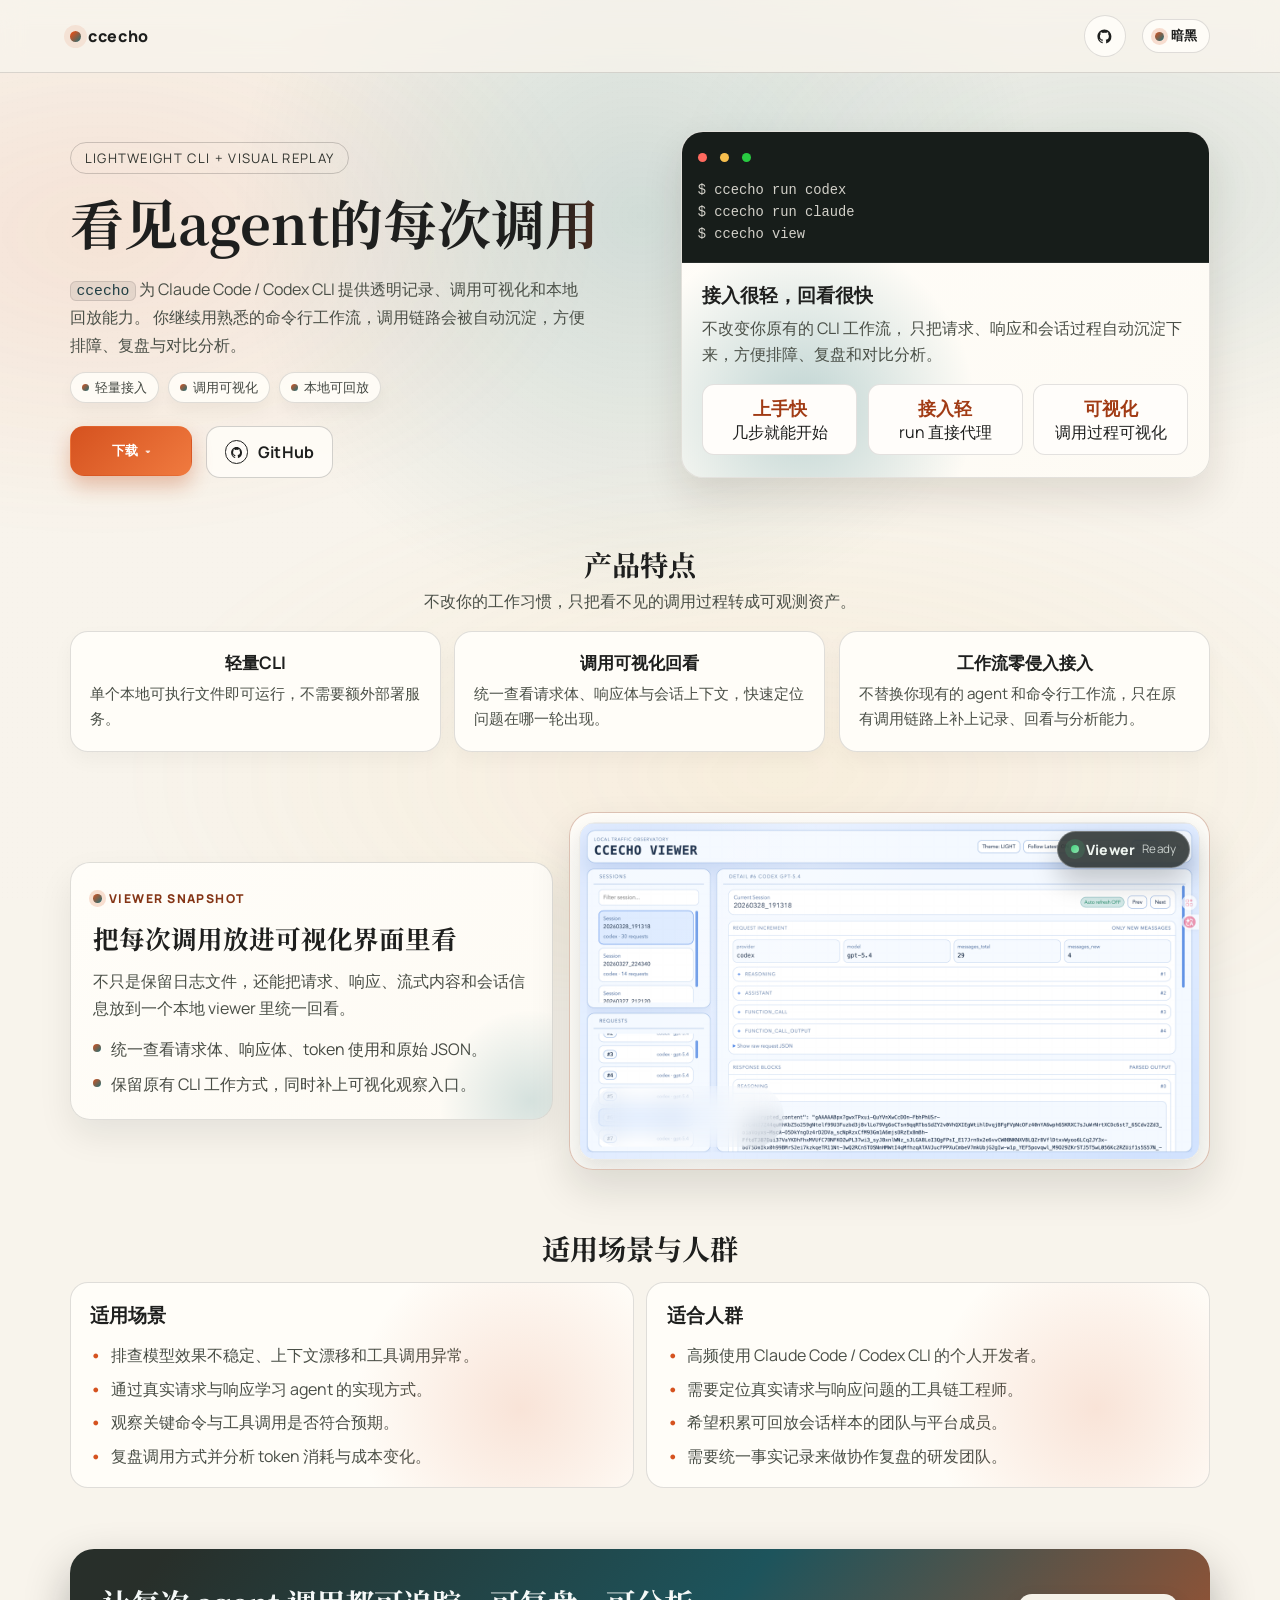
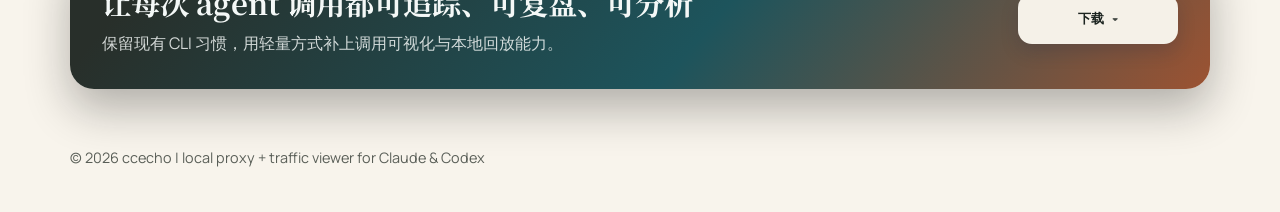
<file: docs/index.html>
<!doctype html>
<html lang="zh-CN">
<head>
    <meta charset="UTF-8"/>
    <meta name="viewport" content="width=device-width, initial-scale=1.0"/>
    <meta name="description" content="ccecho：为 Claude Code / Codex CLI 提供透明记录、调用可视化与本地回放的轻量 CLI。"/>
    <title>ccecho | 透明记录、调用可视化、本地回放</title>
    <link rel="preconnect" href="https://fonts.googleapis.com"/>
    <link rel="preconnect" href="https://fonts.gstatic.com" crossorigin/>
    <link href="https://fonts.googleapis.com/css2?family=Manrope:wght@400;500;600;700;800&family=Noto+Serif+SC:wght@500;700&display=swap"
          rel="stylesheet"/>
    <style>
        /* 主题变量 */
        :root {
            --bg: #f8f4ec;
            --ink: #1e1f1e;
            --muted: #4a4f47;
            --brand: #d5521f;
            --brand-deep: #a13b14;
            --accent: #1f6f78;
            --paper: #fffdf8;
            --line: rgba(30, 31, 30, 0.14);
            --shadow: 0 18px 40px rgba(45, 24, 10, 0.12);
            --radius: 18px;
            --max: 1140px;
            --spot-x: 50%;
            --spot-y: 24%;
        }

        :root[data-theme="dark"] {
            --bg: #111513;
            --ink: #e8ece8;
            --muted: #c2ccc2;
            --brand: #e06c3b;
            --brand-deep: #ff9164;
            --accent: #58aeb7;
            --paper: #1a221f;
            --line: rgba(232, 236, 232, 0.16);
            --shadow: 0 20px 45px rgba(0, 0, 0, 0.42);
        }

        /* 基础样式 */
        * {
            box-sizing: border-box;
            margin: 0;
            padding: 0;
        }

        html,
        body {
            width: 100%;
            scroll-behavior: smooth;
            background: var(--bg);
            color: var(--ink);
            font-family: "Manrope", "PingFang SC", "Hiragino Sans GB", "Microsoft YaHei", sans-serif;
        }

        body::after {
            content: "";
            position: fixed;
            z-index: -2;
            filter: blur(36px);
            opacity: 0.55;
            animation: blobFloat 14s ease-in-out infinite alternate;
            will-change: transform;
        }

        body::after {
            width: 36vw;
            height: 36vw;
            min-width: 280px;
            min-height: 280px;
            background: radial-gradient(circle at 70% 70%, rgba(31, 111, 120, 0.56), transparent 70%);
            right: -10vw;
            bottom: -10vw;
            animation-duration: 16s;
            animation-delay: -6s;
        }

        a {
            color: inherit;
            text-decoration: none;
        }

        code {
            font-family: "SFMono-Regular", Menlo, Monaco, Consolas, monospace;
            font-size: 0.92em;
            background: rgba(30, 31, 30, 0.08);
            border: 1px solid rgba(30, 31, 30, 0.12);
            border-radius: 6px;
            padding: 0.08rem 0.34rem;
            color: #1f3e42;
            white-space: nowrap;
        }

        :root[data-theme="dark"] code {
            background: rgba(232, 236, 232, 0.08);
            border-color: rgba(232, 236, 232, 0.18);
            color: #8dd6de;
        }

        /* 背景层 */
        .site {
            position: relative;
            overflow-x: clip;
            isolation: isolate;
        }

        .site::before {
            content: "";
            position: fixed;
            inset: 0;
            z-index: 0;
            pointer-events: none;
            background: radial-gradient(680px circle at var(--spot-x) var(--spot-y), color-mix(in srgb, var(--accent) 18%, transparent), transparent 60%);
        }

        .scroll-progress {
            position: fixed;
            top: 0;
            left: 0;
            z-index: 40;
            height: 3px;
            width: 100%;
            transform-origin: left;
            transform: scaleX(0);
            background: linear-gradient(90deg, var(--brand), var(--accent));
            box-shadow: 0 0 12px color-mix(in srgb, var(--brand) 65%, transparent);
            pointer-events: none;
        }

        .noise {
            pointer-events: none;
            position: fixed;
            inset: 0;
            z-index: 2;
            opacity: 0.2;
            background-image: radial-gradient(rgba(0, 0, 0, 0.06) 0.8px, transparent 0.8px);
            background-size: 5px 5px;
            animation: noiseShift 10s steps(8, end) infinite;
        }

        .aurora {
            pointer-events: none;
            position: fixed;
            inset: -10% -20%;
            z-index: 1;
            opacity: 0.52;
            background: radial-gradient(40% 40% at 20% 30%, rgba(213, 82, 31, 0.2), transparent 70%),
            radial-gradient(34% 34% at 76% 26%, rgba(31, 111, 120, 0.24), transparent 72%),
            radial-gradient(50% 40% at 58% 80%, rgba(241, 181, 82, 0.18), transparent 75%);
            filter: blur(18px) saturate(110%);
            transform: translate3d(0, 0, 0);
            animation: auroraDrift 16s ease-in-out infinite alternate;
            will-change: transform;
        }

        .nav-wrap,
        main,
        footer {
            position: relative;
            z-index: 3;
        }

        .container {
            width: min(100% - 2.6rem, var(--max));
            margin-inline: auto;
        }

        /* 顶部导航 */
        .nav-wrap {
            position: sticky;
            top: 0;
            z-index: 20;
            backdrop-filter: blur(12px);
            background: color-mix(in srgb, var(--bg) 78%, transparent);
            border-bottom: 1px solid var(--line);
        }

        .nav {
            display: flex;
            justify-content: space-between;
            align-items: center;
            min-height: 72px;
            gap: 1rem;
        }

        .nav-right {
            display: flex;
            align-items: center;
            gap: 1rem;
        }

        .brand {
            display: inline-flex;
            align-items: baseline;
            gap: 0.45rem;
            font-weight: 800;
            letter-spacing: 0.04em;
        }

        .brand-mark {
            width: 11px;
            height: 11px;
            border-radius: 50%;
            background: linear-gradient(135deg, var(--brand) 20%, var(--accent));
            box-shadow: 0 0 0 6px rgba(213, 82, 31, 0.1);
            animation: pulseMark 1.5s ease-out infinite;
        }

        .theme-toggle {
            border: 1px solid var(--line);
            background: color-mix(in srgb, var(--paper) 86%, transparent);
            color: var(--ink);
            border-radius: 999px;
            padding: 0.42rem 0.75rem;
            display: inline-flex;
            align-items: center;
            gap: 0.45rem;
            font-size: 0.83rem;
            font-weight: 700;
            cursor: pointer;
            transition: transform 0.22s ease, background 0.22s ease, border-color 0.22s ease;
        }

        .theme-toggle:hover {
            transform: translateY(-1px);
            border-color: color-mix(in srgb, var(--brand) 42%, var(--line));
        }

        .nav-icon-btn {
            width: 42px;
            height: 42px;
            border-radius: 999px;
            border: 1px solid var(--line);
            background: color-mix(in srgb, var(--paper) 86%, transparent);
            color: var(--ink);
            display: inline-flex;
            align-items: center;
            justify-content: center;
            transition: transform 0.22s ease, background 0.22s ease, border-color 0.22s ease, box-shadow 0.22s ease;
        }

        .nav-icon-btn:hover {
            transform: translateY(-1px);
            border-color: color-mix(in srgb, var(--brand) 42%, var(--line));
            box-shadow: 0 10px 18px rgba(20, 24, 22, 0.1);
        }

        .nav-icon-btn svg {
            width: 1.05rem;
            height: 1.05rem;
            fill: currentColor;
        }

        .theme-dot {
            width: 9px;
            height: 9px;
            border-radius: 50%;
            background: linear-gradient(135deg, var(--brand), var(--accent));
            box-shadow: 0 0 0 4px color-mix(in srgb, var(--brand) 18%, transparent);
        }

        /* Hero 区域 */
        .hero {
            padding: 3.6rem 0 2.4rem;
            position: relative;
        }

        .hero-grid {
            display: grid;
            grid-template-columns: 1.05fr 0.95fr;
            gap: 1.6rem;
            align-items: end;
            position: relative;
        }

        /* Keep the left column above the demo card so its dropdown can receive pointer events. */
        .hero-grid > article.reveal {
            position: relative;
            z-index: 5;
        }

        .hero-card.reveal {
            position: relative;
            z-index: 1;
        }

        .eyebrow {
            display: inline-block;
            margin-bottom: 1.1rem;
            padding: 0.35rem 0.85rem;
            border-radius: 999px;
            border: 1px solid rgba(30, 31, 30, 0.2);
            font-size: 0.82rem;
            letter-spacing: 0.1em;
            text-transform: uppercase;
            color: #31342f;
        }

        :root[data-theme="dark"] .eyebrow {
            color: #eef4ef;
            border-color: rgba(121, 212, 221, 0.26);
            background: linear-gradient(135deg, rgba(24, 31, 29, 0.9), rgba(18, 47, 52, 0.78));
            box-shadow:
                0 10px 24px rgba(0, 0, 0, 0.22),
                inset 0 0 0 1px rgba(255, 154, 109, 0.08);
        }

        .hero h1 {
            font-family: "Noto Serif SC", serif;
            font-weight: 700;
            line-height: 1.16;
            font-size: clamp(2rem, 4.2vw, 4rem);
            margin-bottom: 1rem;
            text-wrap: nowrap;
            white-space: nowrap;
            color: var(--ink);
            position: relative;
            display: inline-block;
            padding-bottom: 0.12em;
            overflow: visible;
        }

        .hero p {
            color: var(--muted);
            font-size: clamp(1rem, 1.2vw, 1.13rem);
            max-width: 52ch;
            line-height: 1.72;
        }

        @supports ((-webkit-background-clip: text) or (background-clip: text)) {
            .hero h1 {
                background: linear-gradient(92deg, var(--ink) 0%, var(--ink) 38%, var(--brand) 52%, var(--accent) 68%, var(--ink) 82%);
                background-size: 240% 100%;
                -webkit-background-clip: text;
                background-clip: text;
                color: transparent;
                -webkit-text-fill-color: transparent;
                animation: titleShimmer 4.8s ease-in-out infinite;
            }
        }

        :root[data-theme="dark"] .hero h1 {
            color: #f2f5f2;
            background: none;
            -webkit-text-fill-color: #f2f5f2;
            text-shadow: 0 0 0 rgba(121, 212, 221, 0);
            animation: darkTitlePulse 3.6s ease-in-out infinite;
        }

        :root[data-theme="dark"] .hero h1::after {
            content: "";
            position: absolute;
            left: 0;
            right: 0;
            bottom: -0.28em;
            height: 3px;
            border-radius: 999px;
            background: linear-gradient(90deg, transparent 0%, #79d4dd 28%, #ff9a6d 52%, #79d4dd 74%, transparent 100%);
            background-size: 220% 100%;
            opacity: 0.9;
            animation: darkUnderlineFlow 2s linear infinite;
        }

        .hero-actions {
            margin-top: 1.4rem;
            display: flex;
            gap: 0.9rem;
            flex-wrap: wrap;
            overflow: visible;
        }

        .hero-badges {
            margin-top: 0.8rem;
            display: flex;
            flex-wrap: wrap;
            gap: 0.55rem;
        }

        .badge {
            display: inline-flex;
            align-items: center;
            gap: 0.4rem;
            border-radius: 999px;
            border: 1px solid var(--line);
            background: color-mix(in srgb, var(--paper) 90%, transparent);
            padding: 0.35rem 0.68rem;
            font-size: 0.79rem;
            color: color-mix(in srgb, var(--muted) 82%, var(--ink));
            box-shadow: 0 8px 16px rgba(0, 0, 0, 0.04);
            animation: badgeLift 3.2s ease-in-out infinite;
        }

        .badge:nth-child(2) {
            animation-delay: -1.8s;
        }

        .badge:nth-child(3) {
            animation-delay: -3.4s;
        }

        .badge::before {
            content: "";
            width: 7px;
            height: 7px;
            border-radius: 50%;
            background: linear-gradient(135deg, var(--brand), var(--accent));
            flex-shrink: 0;
        }

        /* 按钮与下载菜单 */
        .btn {
            display: inline-flex;
            align-items: center;
            justify-content: center;
            gap: 0.45rem;
            padding: 0.86rem 1.16rem;
            min-height: 50px;
            border-radius: 14px;
            border: 1px solid transparent;
            font-weight: 700;
            letter-spacing: 0.01em;
            position: relative;
            isolation: isolate;
            overflow: hidden;
            transition: transform 0.24s ease, box-shadow 0.24s ease, background 0.24s ease, border-color 0.24s ease;
            cursor: pointer;
        }

        .btn::before {
            content: "";
            position: absolute;
            inset: 0;
            z-index: -1;
            opacity: 0;
            transform: translateX(-26%);
            transition: transform 0.36s ease, opacity 0.36s ease;
            background: linear-gradient(105deg, transparent 20%, rgba(255, 255, 255, 0.38) 48%, transparent 78%);
        }

        .btn-primary {
            background: linear-gradient(135deg, var(--brand), #f07a3f);
            color: #fff;
            box-shadow: 0 10px 20px rgba(191, 74, 24, 0.32);
            padding-inline: 1.28rem;
        }

        .btn-ghost {
            border-color: rgba(30, 31, 30, 0.2);
            color: var(--ink);
            background: rgba(255, 253, 248, 0.84);
            backdrop-filter: blur(2px);
        }

        .btn-github {
            gap: 0.62rem;
            padding-inline: 1.1rem;
        }

        .btn-icon-circle {
            width: 1.45rem;
            height: 1.45rem;
            border-radius: 999px;
            display: inline-flex;
            align-items: center;
            justify-content: center;
            flex-shrink: 0;
            border: 1px solid currentColor;
            background: rgba(255, 255, 255, 0.16);
        }

        .btn-icon-circle svg {
            width: 0.82rem;
            height: 0.82rem;
            fill: currentColor;
        }

        .download-pop {
            position: relative;
            display: inline-flex;
            flex-direction: column;
            align-items: flex-start;
            overflow: visible;
            padding-bottom: 0.35rem;
            margin-bottom: -0.35rem;
            z-index: 60;
        }

        .download-pop:is(:hover, :focus-within) {
            z-index: 90;
        }

        .download-trigger {
            padding-inline: 1.2rem;
            min-width: 122px;
        }

        .download-trigger::after {
            content: "▾";
            font-size: 0.8em;
            opacity: 0.82;
            transition: transform 0.24s ease;
        }

        .download-pop:is(:hover, :focus-within) .download-trigger::after {
            transform: rotate(180deg);
        }

        .download-menu {
            position: absolute;
            top: 100%;
            left: 0;
            min-width: 210px;
            display: grid;
            gap: 0.28rem;
            padding: 0.44rem;
            border-radius: 12px;
            border: 1px solid color-mix(in srgb, var(--brand) 20%, var(--line));
            background: color-mix(in srgb, var(--paper) 96%, #fff);
            box-shadow: 0 18px 34px rgba(26, 28, 26, 0.16);
            opacity: 0;
            visibility: hidden;
            pointer-events: none;
            transition: opacity 0.22s ease;
            z-index: 120;
        }

        .download-pop:is(:hover, :focus-within) .download-menu {
            opacity: 1;
            visibility: visible;
            pointer-events: auto;
        }

        .download-pop.upward {
            padding-top: 0.35rem;
            padding-bottom: 0;
            margin-top: -0.35rem;
            margin-bottom: 0;
        }

        .download-pop.upward .download-menu {
            top: auto;
            bottom: 100%;
        }

        .download-item {
            display: flex;
            align-items: center;
            justify-content: space-between;
            gap: 0.8rem;
            border-radius: 9px;
            padding: 0.56rem 0.7rem;
            font-size: 0.9rem;
            color: color-mix(in srgb, var(--muted) 72%, var(--ink));
            border: 1px solid transparent;
            cursor: pointer;
            text-decoration: none;
            transition: background 0.2s ease, color 0.2s ease, transform 0.2s ease, border-color 0.2s ease, box-shadow 0.2s ease;
        }

        .download-item span:last-child {
            opacity: 0.62;
            font-size: 0.84em;
        }

        .download-item:is(:hover, :focus-visible) {
            background: color-mix(in srgb, var(--brand) 11%, var(--paper));
            color: var(--ink);
            border-color: color-mix(in srgb, var(--brand) 44%, var(--line));
            box-shadow: 0 6px 14px rgba(20, 24, 22, 0.1);
            outline: none;
        }

        :root[data-theme="dark"] .btn-ghost {
            border-color: rgba(232, 236, 232, 0.18);
            background: rgba(21, 27, 24, 0.72);
        }

        :root[data-theme="dark"] .btn-github .btn-icon-circle {
            background: rgba(232, 236, 232, 0.08);
        }

        :root[data-theme="dark"] .nav-icon-btn {
            border-color: rgba(232, 236, 232, 0.18);
            background: rgba(21, 27, 24, 0.72);
        }

        .btn:hover {
            transform: translateY(-2px) scale(1.01);
            box-shadow: 0 12px 24px rgba(20, 24, 22, 0.12);
        }

        .btn:hover::before {
            opacity: 1;
            transform: translateX(14%);
        }

        .btn:hover::after {
            transform: translateX(2px);
            opacity: 1;
        }

        .btn.download-trigger:hover {
            transform: none;
        }

        /* 右侧演示卡片 */
        .hero-card {
            background: linear-gradient(145deg, color-mix(in srgb, var(--paper) 92%, #fff), color-mix(in srgb, var(--paper) 88%, #f1e7d5));
            border-radius: calc(var(--radius) + 4px);
            border: 1px solid rgba(30, 31, 30, 0.12);
            box-shadow: var(--shadow);
            overflow: hidden;
            position: relative;
            isolation: isolate;
        }

        :root[data-theme="dark"] .hero-card {
            border-color: rgba(121, 212, 221, 0.28);
            animation: darkCardGlow 3.2s ease-in-out infinite;
        }

        .hero-card::before {
            content: "";
            position: absolute;
            inset: auto auto -30% -10%;
            width: 66%;
            aspect-ratio: 1;
            border-radius: 50%;
            background: radial-gradient(circle, rgba(31, 111, 120, 0.28), transparent 70%);
            z-index: -1;
        }

        .hero-card::after {
            content: "";
            position: absolute;
            inset: -140% 20% auto -40%;
            height: 80%;
            transform: rotate(18deg);
            background: linear-gradient(90deg, transparent, rgba(255, 255, 255, 0.36), transparent);
            animation: sheen 5.5s ease-in-out infinite;
            pointer-events: none;
        }

    .terminal {
      background: color-mix(in srgb, #131916 72%, #212724);
      color: #e7e4dc;
      padding: 1rem;
      font-family: "SFMono-Regular", Menlo, Monaco, Consolas, monospace;
      font-size: 0.86rem;
      line-height: 1.6;
            border-bottom: 1px solid rgba(255, 255, 255, 0.08);
        }

        .terminal .dot {
            display: inline-block;
            width: 9px;
            height: 9px;
            border-radius: 50%;
            margin-right: 0.3rem;
        }

        .dot.red {
            background: #ff6a5f;
        }

        .dot.yellow {
            background: #f7be4d;
        }

        .dot.green {
            background: #28ca41;
        }

        .card-content {
            padding: 1.2rem 1.3rem 1.4rem;
        }

        .kpi {
            display: grid;
            grid-template-columns: repeat(3, 1fr);
            gap: 0.65rem;
            margin-top: 1rem;
        }

        .kpi > div {
            background: color-mix(in srgb, var(--paper) 76%, #fff);
            border: 1px solid rgba(30, 31, 30, 0.12);
            border-radius: 12px;
            padding: 0.65rem;
            text-align: center;
        }

        .kpi strong {
            display: block;
            font-size: 1.1rem;
            color: var(--brand-deep);
        }

        /* 内容区块 */
        section {
            padding: 1.9rem 0;
        }

        .section-title {
            display: flex;
            align-items: end;
            justify-content: space-between;
            gap: 1rem;
            margin-bottom: 0.85rem;
        }

        .section-title h2 {
            font-family: "Noto Serif SC", serif;
            font-size: clamp(1.45rem, 2.2vw, 2.3rem);
            line-height: 1.24;
        }

        .section-title p {
            color: var(--muted);
            max-width: 48ch;
            line-height: 1.64;
        }

        .section-title.centered {
            flex-direction: column;
            align-items: center;
            justify-content: center;
            text-align: center;
            gap: 0.4rem;
            margin-bottom: 1rem;
        }

        .section-title.centered p {
            max-width: 60ch;
        }

        .feature-grid {
            display: grid;
            grid-template-columns: repeat(3, minmax(0, 1fr));
            gap: 0.8rem;
        }

        .feature {
            border-radius: var(--radius);
            background: var(--paper);
            border: 1px solid var(--line);
            padding: 1.2rem;
            box-shadow: 0 8px 20px rgba(0, 0, 0, 0.04);
            transition: transform 120ms ease-out;
            position: relative;
            overflow: hidden;
            will-change: transform;
        }

        .feature:hover {
            --lift: -4px;
        }

        .feature h3 {
            margin-bottom: 0.45rem;
            font-size: 1.08rem;
            text-align: center;
            text-wrap: balance;
            max-width: 16ch;
            margin-inline: auto;
        }

        .feature p {
            color: var(--muted);
            line-height: 1.62;
            font-size: 0.95rem;
        }

        :root[data-theme="dark"] .section-title p,
        :root[data-theme="dark"] .feature p,
        :root[data-theme="dark"] .panel li,
        :root[data-theme="dark"] .hero p,
        :root[data-theme="dark"] .card-content p,
        :root[data-theme="dark"] .cta p {
            color: #cdd6cd !important;
        }

        .split {
            display: grid;
            grid-template-columns: 1fr 1fr;
            gap: 0.8rem;
        }

        .panel {
            border-radius: var(--radius);
            border: 1px solid var(--line);
            background: var(--paper);
            padding: 1.2rem;
            position: relative;
            overflow: hidden;
            transition: transform 120ms ease-out;
        }

        .panel:hover,
        blockquote:hover {
            --lift: -3px;
        }

        .panel::after {
            content: "";
            position: absolute;
            inset: auto -10% -44% auto;
            width: 60%;
            aspect-ratio: 1;
            border-radius: 50%;
            background: radial-gradient(circle, rgba(213, 82, 31, 0.15), transparent 70%);
            pointer-events: none;
        }

        .panel ul {
            list-style: none;
            margin-top: 0.9rem;
            display: grid;
            gap: 0.6rem;
        }

        .panel li {
            display: flex;
            align-items: flex-start;
            gap: 0.55rem;
            color: var(--muted);
            line-height: 1.5;
        }

        .panel li::before {
            content: "•";
            color: var(--brand);
            font-weight: 800;
        }

        .panel:hover {
            transform: translateY(-2px);
        }

        .viewer-showcase {
            display: grid;
            grid-template-columns: minmax(0, 0.86fr) minmax(0, 1.14fr);
            gap: 1rem;
            align-items: center;
        }

        .viewer-copy {
            border-radius: calc(var(--radius) + 2px);
            border: 1px solid var(--line);
            background:
                linear-gradient(145deg, color-mix(in srgb, var(--paper) 95%, #fff), color-mix(in srgb, var(--paper) 88%, #f1e7d5));
            padding: 1.4rem;
            box-shadow: 0 16px 34px rgba(18, 22, 20, 0.08);
            position: relative;
            overflow: hidden;
        }

        .viewer-copy::after {
            content: "";
            position: absolute;
            inset: auto -14% -28% auto;
            width: 180px;
            aspect-ratio: 1;
            border-radius: 50%;
            background: radial-gradient(circle, rgba(31, 111, 120, 0.18), transparent 72%);
            pointer-events: none;
        }

        .viewer-kicker {
            display: inline-flex;
            align-items: center;
            gap: 0.45rem;
            font-size: 0.76rem;
            font-weight: 800;
            letter-spacing: 0.12em;
            text-transform: uppercase;
            color: color-mix(in srgb, var(--brand-deep) 78%, var(--ink));
        }

        .viewer-kicker::before {
            content: "";
            width: 0.52rem;
            height: 0.52rem;
            border-radius: 50%;
            background: linear-gradient(135deg, var(--brand), var(--accent));
            box-shadow: 0 0 0 4px color-mix(in srgb, var(--brand) 18%, transparent);
        }

        .viewer-copy h3 {
            margin-top: 0.9rem;
            font-family: "Noto Serif SC", serif;
            font-size: clamp(1.45rem, 2vw, 2.15rem);
            line-height: 1.28;
        }

        .viewer-copy p {
            margin-top: 0.8rem;
            color: var(--muted);
            line-height: 1.68;
        }

        .viewer-points {
            list-style: none;
            margin-top: 1rem;
            display: grid;
            gap: 0.6rem;
        }

        .viewer-points li {
            display: flex;
            align-items: flex-start;
            gap: 0.6rem;
            color: color-mix(in srgb, var(--muted) 90%, var(--ink));
            line-height: 1.55;
        }

        .viewer-points li::before {
            content: "";
            width: 0.5rem;
            height: 0.5rem;
            margin-top: 0.42rem;
            border-radius: 50%;
            flex-shrink: 0;
            background: linear-gradient(135deg, var(--brand), var(--accent));
        }

        .viewer-frame {
            position: relative;
            padding: 0.55rem;
            border-radius: 24px;
            border: 1px solid color-mix(in srgb, var(--brand) 20%, var(--line));
            background:
                linear-gradient(155deg, color-mix(in srgb, var(--paper) 94%, #fff), color-mix(in srgb, var(--paper) 82%, #e8edea)),
                linear-gradient(135deg, rgba(213, 82, 31, 0.08), rgba(31, 111, 120, 0.08));
            box-shadow: 0 20px 40px rgba(18, 22, 20, 0.12);
            overflow: hidden;
            isolation: isolate;
            transform-origin: center;
            animation: viewerFrameDrift 6.8s ease-in-out infinite;
            transition: transform 0.35s ease, box-shadow 0.35s ease, border-color 0.35s ease;
        }

        .viewer-frame::before {
            content: "";
            position: absolute;
            inset: 0;
            background:
                linear-gradient(110deg, transparent 18%, rgba(255, 255, 255, 0.18) 34%, transparent 52%),
                radial-gradient(circle at 18% 18%, rgba(255, 255, 255, 0.12), transparent 30%);
            pointer-events: none;
        }

        .viewer-frame::after {
            content: "";
            position: absolute;
            inset: 6% -18% auto;
            height: 34%;
            background: linear-gradient(90deg, transparent, rgba(255, 255, 255, 0.26), transparent);
            transform: translate3d(-18%, 0, 0) rotate(-6deg);
            opacity: 0;
            pointer-events: none;
            animation: viewerScan 5.4s ease-in-out infinite;
        }

        .viewer-frame:hover {
            transform: translateY(-4px) rotate(-0.4deg);
            box-shadow: 0 28px 54px rgba(18, 22, 20, 0.16);
            border-color: color-mix(in srgb, var(--accent) 32%, var(--line));
        }

        .viewer-shot {
            display: block;
            width: 100%;
            height: auto;
            border-radius: 16px;
            border: 1px solid rgba(30, 31, 30, 0.08);
            box-shadow: 0 10px 24px rgba(20, 24, 22, 0.12);
            transform-origin: center;
            animation: viewerShotFloat 7.2s ease-in-out infinite;
        }

        .viewer-badge {
            position: absolute;
            z-index: 2;
            border-radius: 999px;
            border: 1px solid rgba(255, 255, 255, 0.28);
            background: rgba(20, 26, 24, 0.78);
            color: #eef4ef;
            backdrop-filter: blur(12px);
            box-shadow: 0 14px 28px rgba(8, 10, 10, 0.22);
            letter-spacing: 0.01em;
            white-space: nowrap;
            animation: viewerBadgeFloat 4.6s ease-in-out infinite;
        }

        .viewer-badge strong {
            font-size: 0.88rem;
            font-weight: 800;
        }

        .viewer-badge span {
            font-size: 0.73rem;
            opacity: 0.78;
        }

        .viewer-badge.top {
            top: 1.1rem;
            right: 1.2rem;
            padding: 0.5rem 0.8rem;
            display: inline-flex;
            align-items: center;
            gap: 0.45rem;
        }

        .viewer-badge.top::before {
            content: "";
            width: 0.5rem;
            height: 0.5rem;
            border-radius: 50%;
            background: linear-gradient(135deg, #44d17d, #8ee3af);
            box-shadow: 0 0 0 6px rgba(68, 209, 125, 0.14);
            flex-shrink: 0;
        }

        .viewer-badge.side {
            left: 1.2rem;
            bottom: 1.35rem;
            padding: 0.7rem 0.9rem;
            display: grid;
            gap: 0.1rem;
            animation-delay: -2.2s;
        }

        .viewer-badge.side strong {
            color: #f4c78f;
        }

        :root[data-theme="dark"] .viewer-copy {
            border-color: rgba(232, 236, 232, 0.14);
            background:
                linear-gradient(145deg, rgba(24, 30, 27, 0.96), rgba(19, 24, 22, 0.92));
            box-shadow: 0 18px 36px rgba(0, 0, 0, 0.26);
        }

        :root[data-theme="dark"] .viewer-copy p,
        :root[data-theme="dark"] .viewer-points li {
            color: #cdd6cd;
        }

        :root[data-theme="dark"] .viewer-frame {
            border-color: rgba(121, 212, 221, 0.22);
            background:
                linear-gradient(155deg, rgba(20, 26, 24, 0.96), rgba(17, 34, 38, 0.92)),
                linear-gradient(135deg, rgba(213, 82, 31, 0.1), rgba(31, 111, 120, 0.1));
            box-shadow: 0 22px 46px rgba(0, 0, 0, 0.26);
        }

        :root[data-theme="dark"] .viewer-shot {
            border-color: rgba(232, 236, 232, 0.08);
            box-shadow: 0 12px 26px rgba(0, 0, 0, 0.24);
        }

        :root[data-theme="dark"] .viewer-frame:hover {
            box-shadow: 0 30px 58px rgba(0, 0, 0, 0.34);
            border-color: rgba(121, 212, 221, 0.3);
        }

        .cta {
            padding: 2rem;
            border-radius: 24px;
            background: linear-gradient(130deg, #282f2a 8%, #1d545c 56%, #d5521f 120%);
            color: #f4f8f7;
            box-shadow: 0 20px 45px rgba(15, 18, 16, 0.3);
            display: grid;
            grid-template-columns: 1fr auto;
            align-items: center;
            gap: 0.8rem;
            position: relative;
            z-index: 5;
        }

        .cta.reveal {
            z-index: 6;
        }

        .cta h3 {
            font-size: clamp(1.35rem, 2.3vw, 2rem);
            margin-bottom: 0.5rem;
            font-family: "Noto Serif SC", serif;
        }

        .cta p {
            color: rgba(244, 248, 247, 0.84);
            line-height: 1.6;
            max-width: 48ch;
        }

        .cta .btn {
            background: #f5f1e8;
            color: #1c2420;
            min-width: 160px;
            border-color: rgba(245, 241, 232, 0.2);
        }

        .cta-actions {
            display: flex;
            gap: 0.6rem;
            flex-wrap: wrap;
            justify-content: flex-end;
            overflow: visible;
            position: relative;
            z-index: 7;
        }

        .btn-cta-download {
            background: linear-gradient(135deg, #f3f7ff, #d9e7ff);
            color: #17305e;
            border-color: rgba(23, 48, 94, 0.16);
            box-shadow: 0 8px 18px rgba(17, 38, 73, 0.18);
        }

        .btn-cta-download::after {
            content: "▾";
            font-size: 0.88em;
            opacity: 0.82;
        }

        /* 深色模式覆盖 */
        :root[data-theme="dark"] .download-menu {
            background: rgba(24, 30, 27, 0.98);
            border-color: rgba(232, 236, 232, 0.18);
            box-shadow: 0 16px 34px rgba(0, 0, 0, 0.44);
        }

        :root[data-theme="dark"] .download-item {
            color: #d2d9d2;
        }

        :root[data-theme="dark"] .download-item:is(:hover, :focus-visible) {
            background: rgba(232, 236, 232, 0.08);
            color: #edf2ed;
            border-color: rgba(232, 236, 232, 0.28);
            box-shadow: 0 8px 16px rgba(0, 0, 0, 0.28);
        }

        footer {
            padding: 1.8rem 0 2.8rem;
            color: color-mix(in srgb, var(--muted) 78%, #8f958f);
            font-size: 0.9rem;
        }

        :root[data-theme="dark"] footer {
            color: #bcc6bc;
        }

        .reveal {
            opacity: 0;
            transform: translateY(18px);
            transition: opacity 0.5s ease, transform 0.5s ease;
        }

        .reveal.visible {
            opacity: 1;
            transform: translateY(0);
        }

        /* 动画 */
        @keyframes blobFloat {
            0% {
                transform: translate3d(0, 0, 0) scale(1);
            }
            100% {
                transform: translate3d(2.8vw, 2.2vh, 0) scale(1.08);
            }
        }

        @keyframes auroraDrift {
            0% {
                transform: translate3d(-1.2vw, -0.8vh, 0) rotate(0.001deg);
            }
            100% {
                transform: translate3d(1.8vw, 1.3vh, 0) rotate(0.001deg);
            }
        }

        @keyframes noiseShift {
            0% {
                transform: translate3d(0, 0, 0);
            }
            100% {
                transform: translate3d(10px, -8px, 0);
            }
        }

        @keyframes sheen {
            0% {
                transform: translate3d(-20%, 0, 0) rotate(18deg);
                opacity: 0;
            }
            18% {
                opacity: 0.55;
            }
            32% {
                transform: translate3d(70%, 0, 0) rotate(18deg);
                opacity: 0;
            }
            100% {
                transform: translate3d(70%, 0, 0) rotate(18deg);
                opacity: 0;
            }
        }

        @keyframes titleShimmer {
            0% {
                background-position: 0% 50%;
            }
            45% {
                background-position: 100% 50%;
            }
            100% {
                background-position: 0% 50%;
            }
        }

        @keyframes darkTitlePulse {
            0% {
                text-shadow: 0 0 0 rgba(121, 212, 221, 0);
                opacity: 1;
            }
            50% {
                text-shadow: 0 0 14px rgba(121, 212, 221, 0.26);
                opacity: 0.985;
            }
            100% {
                text-shadow: 0 0 0 rgba(121, 212, 221, 0);
                opacity: 1;
            }
        }

        @keyframes darkUnderlineFlow {
            0% {
                background-position: 0% 50%;
            }
            100% {
                background-position: 220% 50%;
            }
        }

        @keyframes darkCardGlow {
            0% {
                box-shadow: 0 22px 42px rgba(0, 0, 0, 0.48), 0 0 0 1px rgba(121, 212, 221, 0.05) inset;
            }
            50% {
                box-shadow: 0 26px 54px rgba(0, 0, 0, 0.56), 0 0 22px rgba(121, 212, 221, 0.18), 0 0 0 1px rgba(255, 154, 109, 0.16) inset;
            }
            100% {
                box-shadow: 0 22px 42px rgba(0, 0, 0, 0.48), 0 0 0 1px rgba(121, 212, 221, 0.05) inset;
            }
        }

        @keyframes pulseMark {
            0% {
                box-shadow: 0 0 0 0 rgba(213, 82, 31, 0.34);
            }
            75% {
                box-shadow: 0 0 0 10px rgba(213, 82, 31, 0);
            }
            100% {
                box-shadow: 0 0 0 0 rgba(213, 82, 31, 0);
            }
        }

        @keyframes badgeLift {
            0%, 100% {
                transform: translateY(0);
            }
            50% {
                transform: translateY(-3px);
            }
        }

        @keyframes viewerFrameDrift {
            0%, 100% {
                transform: translate3d(0, 0, 0) rotate(0deg);
            }
            50% {
                transform: translate3d(0, -6px, 0) rotate(-0.45deg);
            }
        }

        @keyframes viewerShotFloat {
            0%, 100% {
                transform: scale(1) translate3d(0, 0, 0);
            }
            50% {
                transform: scale(1.012) translate3d(0, -4px, 0);
            }
        }

        @keyframes viewerBadgeFloat {
            0%, 100% {
                transform: translate3d(0, 0, 0);
            }
            50% {
                transform: translate3d(0, -6px, 0);
            }
        }

        @keyframes viewerScan {
            0% {
                transform: translate3d(-28%, 0, 0) rotate(-6deg);
                opacity: 0;
            }
            14% {
                opacity: 0.22;
            }
            34% {
                transform: translate3d(38%, 0, 0) rotate(-6deg);
                opacity: 0;
            }
            100% {
                transform: translate3d(38%, 0, 0) rotate(-6deg);
                opacity: 0;
            }
        }

        /* 响应式 */
        @media (max-width: 980px) {
            .hero-grid,
            .feature-grid,
            .split,
            .viewer-showcase,
            .cta {
                grid-template-columns: 1fr;
            }

            .hero {
                padding-top: 2.8rem;
            }

            .section-title {
                align-items: flex-start;
                flex-direction: column;
            }

        }

        @media (max-width: 620px) {
            .container {
                width: min(100% - 1.4rem, var(--max));
            }

            .nav-right {
                gap: 0.55rem;
            }

            .theme-toggle {
                padding: 0.38rem 0.62rem;
            }

            .kpi {
                grid-template-columns: 1fr;
            }

            .cta {
                padding: 1.35rem;
            }

            .hero-badges {
                gap: 0.45rem;
            }

            .badge {
                font-size: 0.75rem;
                padding: 0.32rem 0.6rem;
            }
        }

        @media (prefers-reduced-motion: reduce) {
            *,
            *::before,
            *::after {
                animation: none !important;
                transition: none !important;
            }
        }
    </style>
</head>
<body>
<div class="site">
    <div class="scroll-progress" aria-hidden="true"></div>
    <div class="aurora"></div>
    <div class="noise"></div>

    <div class="nav-wrap">
        <nav class="nav container">
            <a class="brand" aria-label="ccecho 首页">
                <span class="brand-mark"></span>
                <span>ccecho</span>
            </a>
            <div class="nav-right">
                <a class="nav-icon-btn" href="https://github.com/ma-yuan6/ccecho.git" target="_blank" rel="noreferrer"
                   aria-label="GitHub">
                    <svg viewBox="0 0 24 24" focusable="false" aria-hidden="true">
                        <path d="M12 2C6.48 2 2 6.58 2 12.22c0 4.5 2.87 8.32 6.84 9.66.5.1.68-.22.68-.49 0-.24-.01-1.03-.01-1.87-2.78.62-3.37-1.21-3.37-1.21-.45-1.18-1.11-1.5-1.11-1.5-.91-.64.07-.63.07-.63 1 .07 1.53 1.05 1.53 1.05.9 1.57 2.35 1.12 2.92.86.09-.67.35-1.12.63-1.38-2.22-.26-4.55-1.14-4.55-5.09 0-1.13.39-2.05 1.03-2.77-.1-.26-.45-1.3.1-2.72 0 0 .84-.28 2.75 1.06A9.3 9.3 0 0 1 12 6.84c.85 0 1.7.12 2.49.35 1.9-1.34 2.74-1.06 2.74-1.06.55 1.42.2 2.46.1 2.72.64.72 1.03 1.64 1.03 2.77 0 3.96-2.33 4.82-4.56 5.08.36.32.68.95.68 1.92 0 1.39-.01 2.5-.01 2.84 0 .27.18.59.69.49A10.26 10.26 0 0 0 22 12.22C22 6.58 17.52 2 12 2Z"></path>
                    </svg>
                </a>
                <button class="theme-toggle" id="themeToggle" type="button" aria-label="切换暗黑模式">
                    <span class="theme-dot"></span>
                    <span id="themeText">暗黑</span>
                </button>
            </div>
        </nav>
    </div>

    <main id="top">
        <section class="hero container">
            <div class="hero-grid">
                <article class="reveal">
                    <span class="eyebrow">Lightweight CLI + Visual Replay</span>
                    <h1>看见agent的每次调用</h1>
                    <p>
                        <code>ccecho</code> 为 Claude Code / Codex CLI 提供透明记录、调用可视化和本地回放能力。
                        你继续用熟悉的命令行工作流，调用链路会被自动沉淀，方便排障、复盘与对比分析。
                    </p>
                    <div class="hero-badges" aria-label="产品亮点">
                        <span class="badge">轻量接入</span>
                        <span class="badge">调用可视化</span>
                        <span class="badge">本地可回放</span>
                    </div>
                    <div class="hero-actions">
                        <div class="download-pop" data-download-pop>
                            <button class="btn btn-primary download-trigger" type="button" aria-haspopup="true"
                                    aria-expanded="false">
                                下载
                            </button>
                            <div class="download-menu" role="menu">
                                <a class="download-item" role="menuitem" href="downloads/macos-intel/ccecho"><span>macOS</span><span>Intel</span></a>
                                <a class="download-item" role="menuitem" href="downloads/macos-apple/ccecho"><span>macOS</span><span>Apple</span></a>
                                <a class="download-item" role="menuitem" href="downloads/linux-x64/ccecho"><span>Linux</span><span>x64</span></a>
                                <a class="download-item" role="menuitem" href="downloads/linux-arm64/ccecho"><span>Linux</span><span>ARM64</span></a>
                                <a class="download-item" role="menuitem"
                                   href="downloads/windows-x64/ccecho.exe"><span>Windows</span><span>x64</span></a>
                                <a class="download-item" role="menuitem"
                                   href="downloads/windows-arm64/ccecho.exe"><span>Windows</span><span>ARM64</span></a>
                            </div>
                        </div>
                        <a class="btn btn-ghost btn-github" href="https://github.com/ma-yuan6/ccecho.git" target="_blank"
                           rel="noreferrer">
                <span class="btn-icon-circle" aria-hidden="true">
                  <svg viewBox="0 0 24 24" focusable="false" aria-hidden="true">
                    <path d="M12 2C6.48 2 2 6.58 2 12.22c0 4.5 2.87 8.32 6.84 9.66.5.1.68-.22.68-.49 0-.24-.01-1.03-.01-1.87-2.78.62-3.37-1.21-3.37-1.21-.45-1.18-1.11-1.5-1.11-1.5-.91-.64.07-.63.07-.63 1 .07 1.53 1.05 1.53 1.05.9 1.57 2.35 1.12 2.92.86.09-.67.35-1.12.63-1.38-2.22-.26-4.55-1.14-4.55-5.09 0-1.13.39-2.05 1.03-2.77-.1-.26-.45-1.3.1-2.72 0 0 .84-.28 2.75 1.06A9.3 9.3 0 0 1 12 6.84c.85 0 1.7.12 2.49.35 1.9-1.34 2.74-1.06 2.74-1.06.55 1.42.2 2.46.1 2.72.64.72 1.03 1.64 1.03 2.77 0 3.96-2.33 4.82-4.56 5.08.36.32.68.95.68 1.92 0 1.39-.01 2.5-.01 2.84 0 .27.18.59.69.49A10.26 10.26 0 0 0 22 12.22C22 6.58 17.52 2 12 2Z"></path>
                  </svg>
                </span>
                            <span>GitHub</span>
                        </a>
                    </div>
                </article>

                <aside class="hero-card reveal" aria-label="调用观察面板">
                    <div class="terminal">
                        <span class="dot red"></span>
                        <span class="dot yellow"></span>
                        <span class="dot green"></span>
                        <div style="margin-top: 0.65rem; opacity: 0.9;">
                            $ ccecho run codex<br/>
                            $ ccecho run claude<br/>
                            $ ccecho view<br/>
                        </div>
                    </div>
                    <div class="card-content">
                        <h3>接入很轻，回看很快</h3>
                        <p style="margin-top: 0.45rem; color: var(--muted); line-height: 1.62;">
                            不改变你原有的 CLI 工作流，
                            只把请求、响应和会话过程自动沉淀下来，方便排障、复盘和对比分析。
                        </p>
                        <div class="kpi">
                <div><strong>上手快</strong><span>几步就能开始</span></div>
                            <div><strong>接入轻</strong><span>run 直接代理</span></div>
                            <div><strong>可视化</strong><span>调用过程可视化</span></div>
                        </div>
                    </div>
                </aside>
            </div>
        </section>

        <section id="features" class="container">
            <div class="section-title centered reveal">
                <h2>产品特点</h2>
                <p>不改你的工作习惯，只把看不见的调用过程转成可观测资产。</p>
            </div>
            <div class="feature-grid">
                <article class="feature reveal">
                    <h3>轻量CLI</h3>
                    <p>单个本地可执行文件即可运行，不需要额外部署服务。</p>
                </article>
                <article class="feature reveal">
                    <h3>调用可视化回看</h3>
                    <p>统一查看请求体、响应体与会话上下文，快速定位问题在哪一轮出现。</p>
                </article>
                <article class="feature reveal">
                    <h3>工作流零侵入接入</h3>
                    <p>不替换你现有的 agent 和命令行工作流，只在原有调用链路上补上记录、回看与分析能力。</p>
                </article>
            </div>
        </section>

        <section id="viewer" class="container">
            <div class="viewer-showcase">
                <article class="viewer-copy reveal">
                    <span class="viewer-kicker">Viewer Snapshot</span>
                    <h3>把每次调用放进可视化界面里看</h3>
                    <p>不只是保留日志文件，还能把请求、响应、流式内容和会话信息放到一个本地 viewer 里统一回看。</p>
                    <ul class="viewer-points">
                        <li>统一查看请求体、响应体、token 使用和原始 JSON。</li>
                        <li>保留原有 CLI 工作方式，同时补上可视化观察入口。</li>
                    </ul>
                </article>
                <figure class="viewer-frame reveal">
                    <div class="viewer-badge top" aria-hidden="true">
                        <strong>Viewer</strong>
                        <span>Ready</span>
                    </div>
                    <div class="viewer-badge side" aria-hidden="true">
                        <strong>Requests & Responses</strong>
                        <span>Visualized in one place</span>
                    </div>
                    <img class="viewer-shot" src="./viewer.png" alt="ccecho viewer 截图，展示会话列表、请求列表与调用详情面板" />
                </figure>
            </div>
        </section>

        <section id="scenes" class="container">
            <div class="section-title centered reveal">
                <h2>适用场景与人群</h2>
            </div>
            <div class="split">
                <article class="panel reveal">
                    <h3>适用场景</h3>
                    <ul>
                        <li>排查模型效果不稳定、上下文漂移和工具调用异常。</li>
                        <li>通过真实请求与响应学习 agent 的实现方式。</li>
                        <li>观察关键命令与工具调用是否符合预期。</li>
                        <li>复盘调用方式并分析 token 消耗与成本变化。</li>
                    </ul>
                </article>
                <article class="panel reveal">
                    <h3>适合人群</h3>
                    <ul>
                        <li>高频使用 Claude Code / Codex CLI 的个人开发者。</li>
                        <li>需要定位真实请求与响应问题的工具链工程师。</li>
                        <li>希望积累可回放会话样本的团队与平台成员。</li>
                        <li>需要统一事实记录来做协作复盘的研发团队。</li>
                    </ul>
                </article>
            </div>
        </section>

        <section id="contact" class="container">
            <div class="cta reveal">
                <div>
                    <h3>让每次 agent 调用都可追踪、可复盘、可分析</h3>
                    <p>保留现有 CLI 习惯，用轻量方式补上调用可视化与本地回放能力。</p>
                </div>
                <div class="cta-actions">
                    <div class="download-pop upward" data-download-pop>
                        <button class="btn btn-cta-download download-trigger" type="button" aria-haspopup="true"
                                aria-expanded="false">
                            下载
                        </button>
                        <div class="download-menu" role="menu">
                            <a class="download-item" role="menuitem"
                               href="downloads/macos-intel/ccecho"><span>macOS</span><span>Intel</span></a>
                            <a class="download-item" role="menuitem"
                               href="downloads/macos-apple/ccecho"><span>macOS</span><span>Apple</span></a>
                            <a class="download-item" role="menuitem"
                               href="downloads/linux-x64/ccecho"><span>Linux</span><span>x64</span></a>
                            <a class="download-item" role="menuitem"
                               href="downloads/linux-arm64/ccecho"><span>Linux</span><span>ARM64</span></a>
                            <a class="download-item" role="menuitem" href="downloads/windows-x64/ccecho.exe"><span>Windows</span><span>x64</span></a>
                            <a class="download-item" role="menuitem" href="downloads/windows-arm64/ccecho.exe"><span>Windows</span><span>ARM64</span></a>
                        </div>
                    </div>
                </div>
            </div>
        </section>
    </main>

    <footer class="container">
        <p>© 2026 ccecho | local proxy + traffic viewer for Claude & Codex</p>
    </footer>
</div>

<script>
    const root = document.documentElement;
    const initThemeToggle = () => {
        const themeToggle = document.getElementById('themeToggle');
        const themeText = document.getElementById('themeText');
        const storageKey = 'ccecho-theme';
        const systemDark = window.matchMedia('(prefers-color-scheme: dark)').matches;
        const savedTheme = localStorage.getItem(storageKey);
        const initialTheme = savedTheme || (systemDark ? 'dark' : 'light');

        root.setAttribute('data-theme', initialTheme);

        // 让主题切换按钮的文案和 aria-label 与当前主题保持一致。
        const syncThemeUI = (theme) => {
            if (!themeText || !themeToggle) return;
            const nextLabel = theme === 'dark' ? '浅色' : '暗黑';
            themeText.textContent = nextLabel;
            themeToggle.setAttribute('aria-label', theme === 'dark' ? '切换到浅色模式' : '切换到暗黑模式');
        };

        syncThemeUI(initialTheme);
        if (!themeToggle) return;

        // 切换主题时写入 localStorage，这样刷新后还能保持当前主题。
        themeToggle.addEventListener('click', () => {
            const current = root.getAttribute('data-theme') || 'light';
            const next = current === 'dark' ? 'light' : 'dark';
            root.setAttribute('data-theme', next);
            localStorage.setItem(storageKey, next);
            syncThemeUI(next);
        });
    };

    const initRevealAnimations = () => {
        const reveals = [...document.querySelectorAll('.reveal')];
        if (!reveals.length) return;

        // 元素第一次进入视口时，给它加上 visible 类触发入场动画。
        const revealObserver = new IntersectionObserver(
            (entries, observer) => {
                entries.forEach((entry) => {
                    if (!entry.isIntersecting) return;
                    entry.target.classList.add('visible');
                    observer.unobserve(entry.target);
                });
            },
            {threshold: 0.16}
        );

        reveals.forEach((el, idx) => {
            el.style.transitionDelay = `${Math.min(idx * 45, 260)}ms`;
            revealObserver.observe(el);
        });
    };

    const initScrollProgress = () => {
        const progressBar = document.querySelector('.scroll-progress');
        if (!progressBar) return;

        // 根据页面滚动进度驱动顶部那条细进度条。
        const updateProgress = () => {
            const scrollTop = window.scrollY || document.documentElement.scrollTop;
            const scrollHeight = document.documentElement.scrollHeight - window.innerHeight;
            const progress = scrollHeight > 0 ? scrollTop / scrollHeight : 0;
            progressBar.style.transform = `scaleX(${Math.min(Math.max(progress, 0), 1).toFixed(4)})`;
        };

        updateProgress();
        window.addEventListener('scroll', updateProgress, {passive: true});
        window.addEventListener('resize', updateProgress, {passive: true});
    };

    const initPointerParallax = () => {
        if (!window.matchMedia('(prefers-reduced-motion: no-preference)').matches) return;

        const aurora = document.querySelector('.aurora');
        let pointerTargetX = 0;
        let pointerTargetY = 0;
        let pointerCurrentX = 0;
        let pointerCurrentY = 0;
        let pointerFrame = null;

        // 根据鼠标位置缓动移动背景光斑和 aurora，让跟随感更柔和。
        const renderPointerParallax = () => {
            pointerCurrentX += (pointerTargetX - pointerCurrentX) * 0.05;
            pointerCurrentY += (pointerTargetY - pointerCurrentY) * 0.05;

            root.style.setProperty('--spot-x', `${((pointerCurrentX + 1) * 50).toFixed(2)}%`);
            root.style.setProperty('--spot-y', `${((pointerCurrentY + 1) * 50).toFixed(2)}%`);

            if (aurora) {
                aurora.style.transform = `translate3d(${pointerCurrentX * 9}px, ${pointerCurrentY * 7}px, 0)`;
            }

            if (Math.abs(pointerTargetX - pointerCurrentX) < 0.001 && Math.abs(pointerTargetY - pointerCurrentY) < 0.001) {
                pointerCurrentX = pointerTargetX;
                pointerCurrentY = pointerTargetY;
                pointerFrame = null;
                return;
            }

            pointerFrame = window.requestAnimationFrame(renderPointerParallax);
        };

        const onPointerMove = (event) => {
            pointerTargetX = (event.clientX / window.innerWidth - 0.5) * 2;
            pointerTargetY = (event.clientY / window.innerHeight - 0.5) * 2;

            if (pointerFrame !== null) return;
            pointerFrame = window.requestAnimationFrame(renderPointerParallax);
        };

        window.addEventListener('pointermove', onPointerMove, {passive: true});
    };

    initThemeToggle();
    initRevealAnimations();
    initScrollProgress();
    initPointerParallax();
</script>
</body>
</html>
</file>
